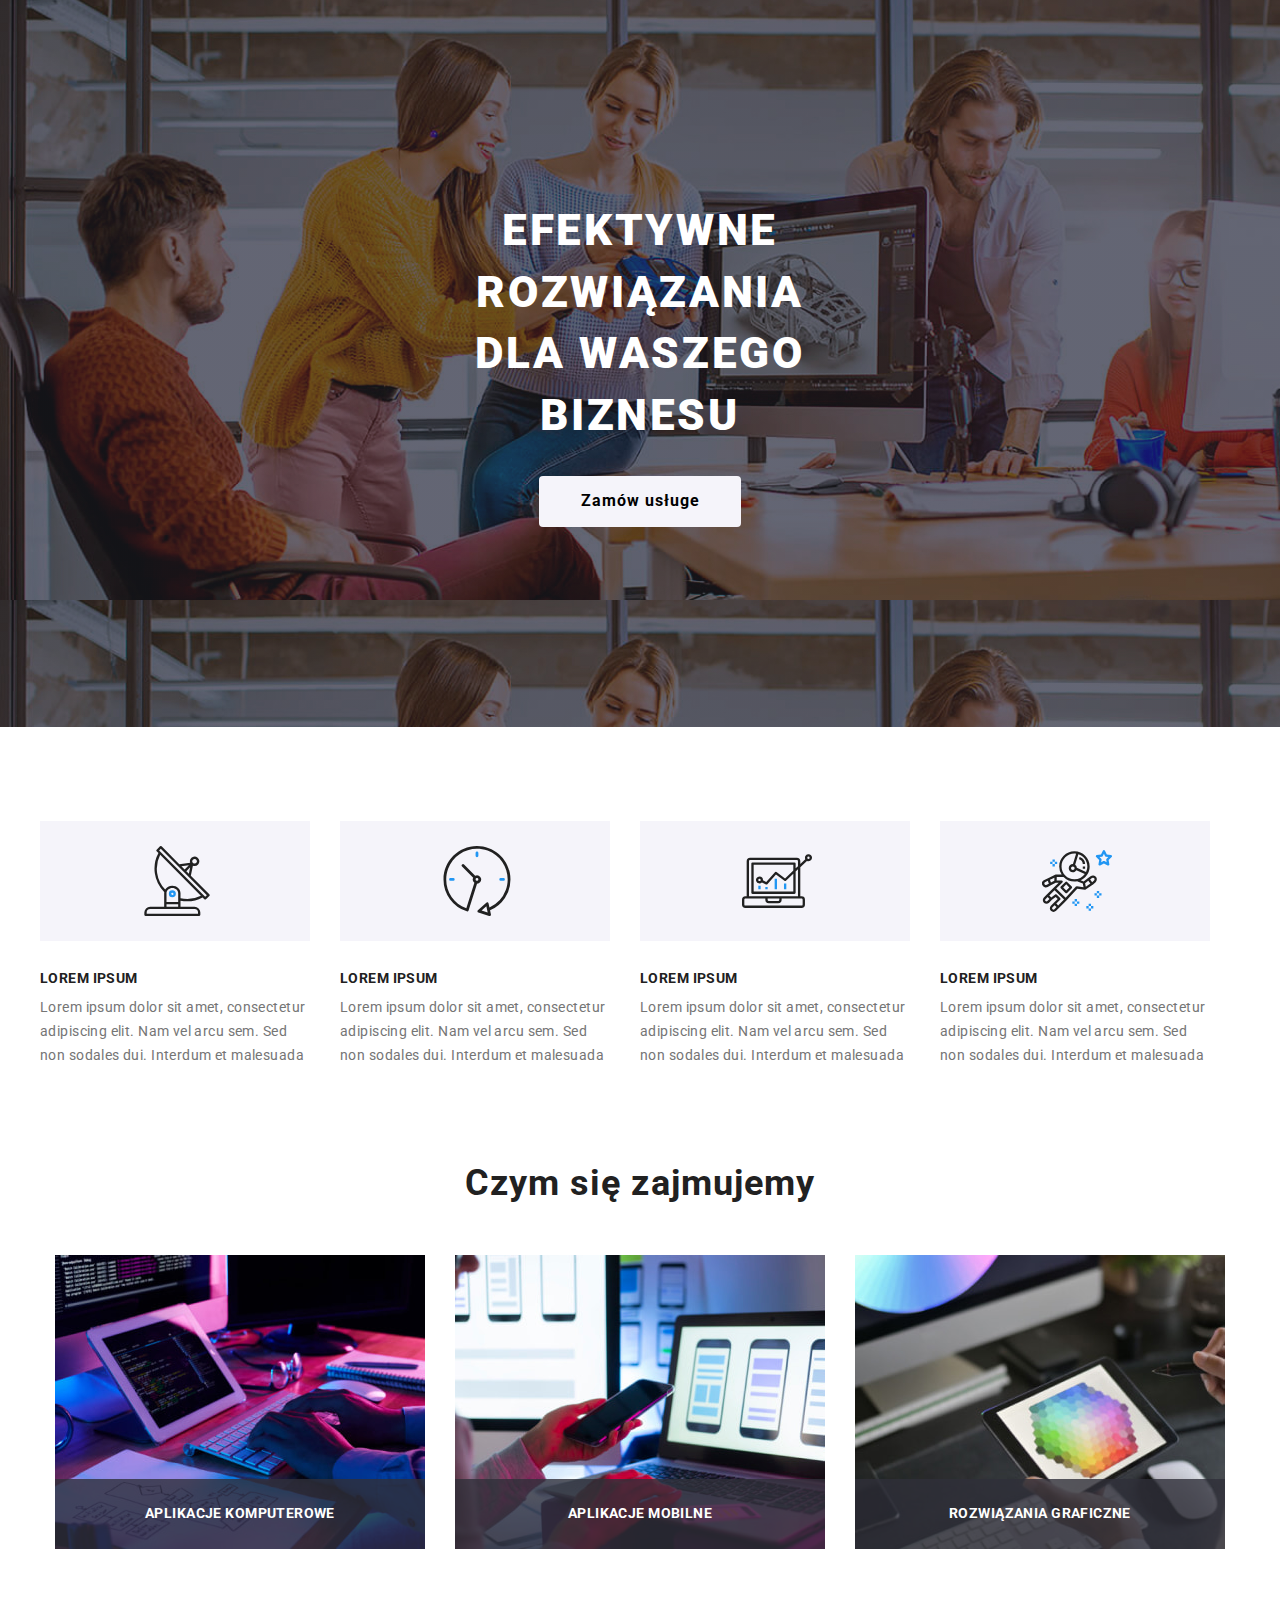
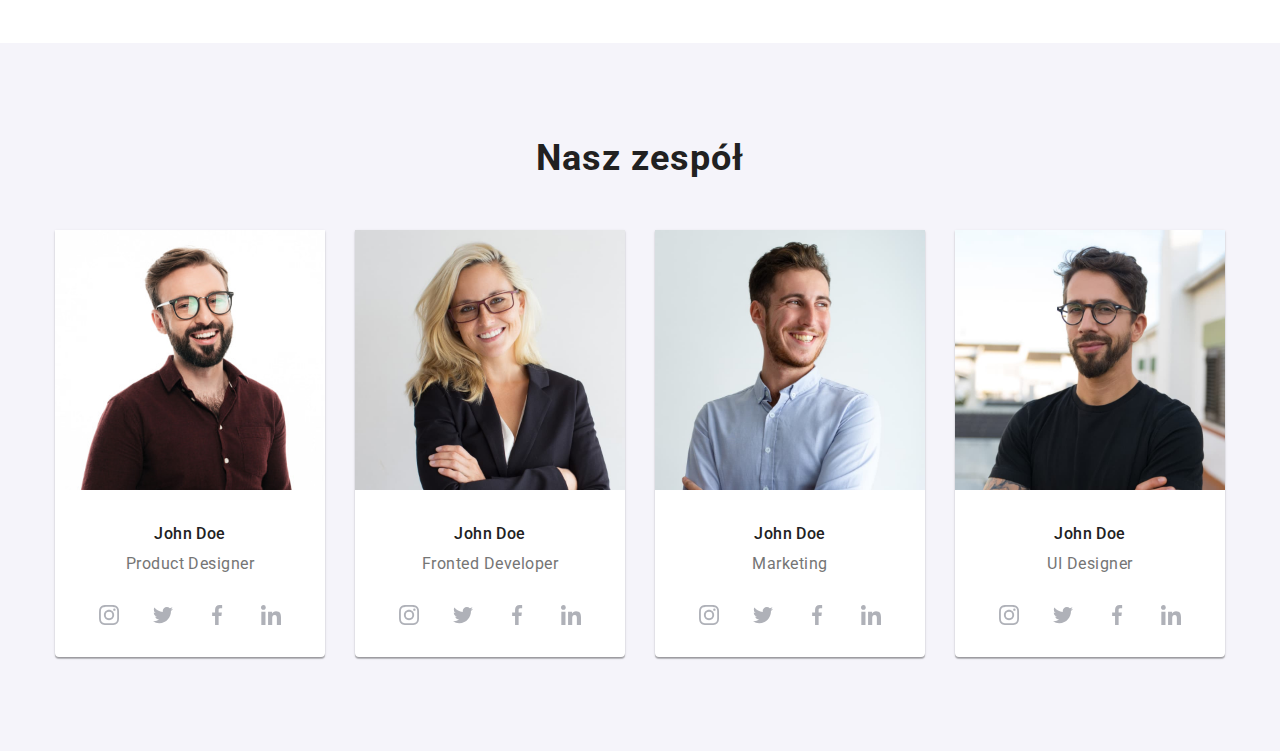
<file: index.html>
<!DOCTYPE html>
<html lang="pl">
  <head>
    <meta charset="UTF-8" />
    <meta http-equiv="X-UA-Compatible" content="IE=edge" />
    <meta name="viewport" content="width=device-width, initial-scale=1.0" />
    <title>EFEKTYWNE ROZWIĄZANIA DLA WASZEGO BIZNESU</title>
    <link rel="preconnect" href="https://fonts.googleapis.com" />
    <link rel="preconnect" href="https://fonts.gstatic.com" crossorigin />
    <link
      href="https://fonts.googleapis.com/css2?family=Raleway:wght@700&family=Roboto:wght@400;500;700;900&display=swap"
      rel="stylesheet"
    />
    <link rel="stylesheet" href="./css/modern-normalize.min.css" />

    <link rel="stylesheet" href="./css/main.min.css" />
  </head>
  <body>
    <!--
    <header>
      <div class="container header">
        <nav class="logo">
          <a href="./index.html" class="link">
            <span class="logo__web">Web</span
            ><span class="logo__studio">Studio</span></a
          >
        </nav>
        <ul class="nav">
          <li class="nav__item nav__item--active">
            <a class="link nav__link" href="./index.html">Agencja</a>
          </li>
          <li>
            <a class="link nav__link" href="./portfolio.html">Portfolio</a>
          </li>
          <li><a class="link nav__link" href="#">Kontakt</a></li>
        </ul>
        <ul class="header__contact">
          <li>
            <a href="mailto:info@devstudio.com" class="link header__link">
              <svg width="16" height="12">
                <use href="./images/icons.svg#icon-envelope"></use>
              </svg>
              info@devstudio.com
            </a>
          </li>
          <li>
            <a href="tel:48111111111" class="link header__link">
              <svg width="10" height="16">
                <use href="./images/icons.svg#icon-smartphone"></use>
              </svg>
              +48 111 111 111
            </a>
          </li>
        </ul>
      </div>
    </header>
    -->
    <!--Menu-->
    <section class="main-section">
      <div class="main-section__box container">
        <h1 class="main-section__header">
          Efektywne rozwiązania dla waszego biznesu
        </h1>
        <button
          data-modal-open
          type="button"
          class="button main-section__button"
        >
          Zamów usługe
        </button>
      </div>
      <div class="backdrop is-hidden" data-modal>
        <div class="modal">
          <button type="button" class="modal__button" data-modal-close>
            <svg width="18" height="18" class="modal__icon">
              <use href="./images/icons.svg#icon-close"></use>
            </svg>
          </button>
          <form name="contact-data-form">
            <h3 class="modal__header">
              Zostaw swoje dane w formularzu poniżej
            </h3>
            <label for="name" class="modal__label">Imie</label>
            <label class="modal__label-box">
              <svg width="18" height="18">
                <use href="./images/icons.svg#icon-person"></use>
              </svg>
              <input type="text" name="name" class="modal__input" id="name" />
            </label>
            <label for="tel" class="modal__label">Telefon</label>
            <label class="modal__label-box">
              <svg width="18" height="18">
                <use href="./images/icons.svg#icon-phone"></use>
              </svg>
              <input type="tel" name="phone" class="modal__input" id="tel" />
            </label>
            <label for="email" class="modal__label">Email</label>
            <label class="modal__label-box">
              <svg width="18" height="18">
                <use href="./images/icons.svg#icon-email"></use>
              </svg>
              <input
                type="email"
                name="email"
                class="modal__input"
                id="email"
              />
            </label>
            <label for="comment" class="modal__label">Komentarz</label>
            <label class="modal__textarea">
              <textarea
                name="comment"
                class="textarea"
                placeholder="Wprowadź tekst"
                id="comment"
              ></textarea>
            </label>
            <div class="regulation">
              <div class="regulation__checkbox">
                <input type="checkbox" id="regulation" />
                <svg width="16" height="15" class="regulation__check">
                  <use href="./images/icons.svg#icon-vector"></use>
                </svg>
              </div>
              <label for="regulation" class="regulation__text"
                >Oświadczam iż akceptuję
                <a href="#" class="regulation__link">Regulamin</a> i
                <a href="#" class="regulation__link"
                  >Politykę Prywatności.</a
                ></label
              >
            </div>
            <div class="submit-box">
              <button type="submit" class="button submit-box__button">
                Wyślij
              </button>
            </div>
          </form>
        </div>
      </div>
    </section>
    <!--Nasze atuty-->
    <section class="section section--padding">
      <div class="container list-box">
        <div class="card">
          <a class="card__background">
            <svg width="70" height="70" class="card__icon">
              <use href="./images/icons.svg#icon-antenna"></use>
            </svg>
          </a>
          <h3 class="card__title">Lorem ipsum</h3>
          <p class="card__description">
            Lorem ipsum dolor sit amet, consectetur adipiscing elit. Nam vel
            arcu sem. Sed non sodales dui. Interdum et malesuada
          </p>
        </div>
        <div class="card">
          <a class="card__background">
            <svg width="70" height="70" class="card__icon">
              <use href="./images/icons.svg#icon-clock"></use>
            </svg>
          </a>
          <h3 class="card__title">Lorem ipsum</h3>
          <p class="card__description">
            Lorem ipsum dolor sit amet, consectetur adipiscing elit. Nam vel
            arcu sem. Sed non sodales dui. Interdum et malesuada
          </p>
        </div>
        <div class="card">
          <a class="card__background">
            <svg width="70" height="70" class="card__icon">
              <use href="./images/icons.svg#icon-diagram"></use>
            </svg>
          </a>
          <h3 class="card__title">Lorem ipsum</h3>
          <p class="card__description">
            Lorem ipsum dolor sit amet, consectetur adipiscing elit. Nam vel
            arcu sem. Sed non sodales dui. Interdum et malesuada
          </p>
        </div>
        <div class="card">
          <a class="card__background">
            <svg width="70" height="70" class="card__icon">
              <use href="./images/icons.svg#icon-astronaut"></use>
            </svg>
          </a>
          <h3 class="card__title">Lorem ipsum</h3>
          <p class="card__description">
            Lorem ipsum dolor sit amet, consectetur adipiscing elit. Nam vel
            arcu sem. Sed non sodales dui. Interdum et malesuada
          </p>
        </div>
      </div>
    </section>
    <!--Czym się zajmujemy-->
     <section class="section section--activity">
      <div class="container">
        <h2 class="section__header">Czym się zajmujemy</h2>
        <ul class="list-box">
          <li class="list-box__image">
            <img
              src="./images/aboutus/img1.jpg"
              alt="ręce człowieka piszące kod na komputerze"
              width="370"
              height="294"
            />
            <p class="list-box__description">Aplikacje komputerowe</p>
          </li>
          <li class="list-box__image">
            <img
              src="./images/aboutus/img2.jpg"
              alt="ręce człowieka trzymające telefon"
              width="370"
              height="294"
            />
            <p class="list-box__description">Aplikacje mobilne</p>
          </li>
          <li class="list-box__image">
            <img
              src="./images/aboutus/img3.jpg"
              alt="ręce człowieka trzymające tablet z paletą kolorów"
              width="370"
              height="294"
            />
            <p class="list-box__description">Rozwiązania graficzne</p>
          </li>
        </ul>
      </div>
    </section>
    <!--Nasz zespoł-->
    <section class="section section--team">
      <div class="container">
        <h2 class="section__header">Nasz zespół</h2>
        <ul class="list-box">
          <li class="list-box__business-card">
            <picture>
              <source media="(max-width:767px)" srcset="./images/team/JohnDoe1.jpg">
              <source media="(max-width:1200px)" srcset="./images/team/JohnDoe1.jpg">
              <img src="./images/team/JohnDoe1.jpg" alt="zdjęcie Product Designer" width="270px" height="260px">
            </picture>
            <div class="employees">
              <p class="employees__name">John Doe</p>
              <p class="employees__job">Product Designer</p>
            </div>
            <div class="icon-box">
              <a class="icon-box__social">
                <svg width="20" height="20">
                  <use href="./images/icons.svg#icon-instagram"></use>
                </svg>
              </a>
              <a class="icon-box__social">
                <svg width="20" height="20">
                  <use href="./images/icons.svg#icon-twitter"></use>
                </svg>
              </a>
              <a class="icon-box__social">
                <svg width="20" height="20">
                  <use href="./images/icons.svg#icon-facebook"></use>
                </svg>
              </a>
              <a class="icon-box__social">
                <svg width="20" height="20">
                  <use href="./images/icons.svg#icon-linkedin"></use>
                </svg>
              </a>
            </div>
          </li>
          <li class="list-box__business-card">
            <picture>
              <source media="(max-width:767px)" srcset="./images/team/JohnDoe2.jpg">
              <source media="(max-width:1200px)" srcset="./images/team/JohnDoe2.jpg">
              <img src="./images/team/JohnDoe2.jpg" alt="zdjęcie Frontend Developer" width="270px" height="260px">
            </picture>
            <div class="employees">
              <p class="employees__name">John Doe</p>
              <p class="employees__job">Fronted Developer</p>
            </div>
            <div class="icon-box">
              <a class="icon-box__social">
                <svg width="20" height="20">
                  <use href="./images/icons.svg#icon-instagram"></use>
                </svg>
              </a>
              <a class="icon-box__social">
                <svg width="20" height="20">
                  <use href="./images/icons.svg#icon-twitter"></use>
                </svg>
              </a>
              <a class="icon-box__social">
                <svg width="20" height="20">
                  <use href="./images/icons.svg#icon-facebook"></use>
                </svg>
              </a>
              <a class="icon-box__social">
                <svg width="20" height="20">
                  <use href="./images/icons.svg#icon-linkedin"></use>
                </svg>
              </a>
            </div>
          </li>
          <li class="list-box__business-card">
            <picture>
              <source media="(max-width:767px)" srcset="./images/team/JohnDoe3.jpg">
              <source media="(max-width:1200px)" srcset="./images/team/JohnDoe3.jpg">
              <img src="./images/team/JohnDoe3.jpg" alt="zdjęcie Marketingowca" width="270px" height="260px">
            </picture>
            <div class="employees">
              <p class="employees__name">John Doe</p>
              <p class="employees__job">Marketing</p>
            </div>
            <div class="icon-box">
              <a class="icon-box__social">
                <svg width="20" height="20">
                  <use href="./images/icons.svg#icon-instagram"></use>
                </svg>
              </a>
              <a class="icon-box__social">
                <svg width="20" height="20">
                  <use href="./images/icons.svg#icon-twitter"></use>
                </svg>
              </a>
              <a class="icon-box__social">
                <svg width="20" height="20">
                  <use href="./images/icons.svg#icon-facebook"></use>
                </svg>
              </a>
              <a class="icon-box__social">
                <svg width="20" height="20">
                  <use href="./images/icons.svg#icon-linkedin"></use>
                </svg>
              </a>
            </div>
          </li>
          <li class="list-box__business-card">
            <picture>
              <source media="(max-width:767px)" srcset="./images/team/JohnDoe4.jpg">
              <source media="(max-width:1200px)" srcset="./images/team/JohnDoe4.jpg">
              <img src="./images/team/JohnDoe4.jpg" alt="zdjęcie UI Designera" width="270px" height="260px">
            </picture>
            <div class="employees">
              <p class="employees__name">John Doe</p>
              <p class="employees__job">UI Designer</p>
            </div>
            <div class="icon-box">
              <a class="icon-box__social">
                <svg width="20" height="20">
                  <use href="./images/icons.svg#icon-instagram"></use>
                </svg>
              </a>
              <a class="icon-box__social">
                <svg width="20" height="20">
                  <use href="./images/icons.svg#icon-twitter"></use>
                </svg>
              </a>
              <a class="icon-box__social">
                <svg width="20" height="20">
                  <use href="./images/icons.svg#icon-facebook"></use>
                </svg>
              </a>
              <a class="icon-box__social">
                <svg width="20" height="20">
                  <use href="./images/icons.svg#icon-linkedin"></use>
                </svg>
              </a>
            </div>
          </li>
        </ul>
      </div>
    </section>

    <!--Nasi Klienci-->
    <!--<section class="section">
      <div class="container">
        <h2 class="section__header">Nasi klienci</h2>
        <ul class="list-box">
          <li>
            <svg
              href="#"
              width="170"
              height="92"
              class="list-box__icon"
              tabinex="0"
            >
              <use
                href="./images/icons.svg#icon-Logo"
                x="32"
                y="16"
                width="106"
                height="60"
              ></use>
            </svg>
          </li>
          <li>
            <svg
              href="#"
              width="170"
              height="92"
              class="list-box__icon"
              tabinex="0"
            >
              <use
                href="./images/icons.svg#icon-Logo-1"
                x="32"
                y="16"
                width="106"
                height="60"
              ></use>
            </svg>
          </li>
          <li>
            <svg
              href="#"
              width="170"
              height="92"
              class="list-box__icon"
              tabinex="0"
            >
              <use
                href="./images/icons.svg#icon-Logo-2"
                x="32"
                y="16"
                width="106"
                height="60"
              ></use>
            </svg>
          </li>
          <li>
            <svg
              href="#"
              width="170"
              height="92"
              class="list-box__icon"
              tabinex="0"
            >
              <use
                href="./images/icons.svg#icon-Logo-3"
                x="32"
                y="16"
                width="106"
                height="60"
              ></use>
            </svg>
          </li>
          <li>
            <svg
              href="#"
              width="170"
              height="92"
              class="list-box__icon"
              tabinex="0"
            >
              <use
                href="./images/icons.svg#icon-Logo-4"
                x="32"
                y="16"
                width="106"
                height="60"
              ></use>
            </svg>
          </li>
          <li>
            <svg
              href="#"
              width="170"
              height="92"
              class="list-box__icon"
              tabinex="0"
            >
              <use
                href="./images/icons.svg#icon-Logo-5"
                x="32"
                y="16"
                width="106"
                height="60"
              ></use>
            </svg>
          </li>
        </ul>
      </div>
    </section>

    <footer class="footer">
      <div class="container footer__box">
        <div class="footer__contact">
          <div class="logo logo--padding">
            <a href="./index.html" class="link"
              ><span class="logo__web">Web</span
              ><span class="logo__studio logo__studio--color">Studio</span></a
            >
          </div>
          <address>
            <ul class="footer__address">
              <li>
                <a
                  class="link footer__link"
                  href="https://goo.gl/maps/kKp96PenNTTpiVe27"
                  >m. Warszawa, Aleje Jerozolimskie 21</a
                >
              </li>
              <li>
                <a
                  class="link footer__link footer__link--color"
                  href="mailto:info@example.com"
                  >info@example.com</a
                >
              </li>
              <li>
                <a
                  class="link footer__link footer__link--color"
                  href="tel:48111111111"
                  >+48 111 111 111</a
                >
              </li>
            </ul>
          </address>
        </div>
        <div class="footer__social">
          <h3 class="footer__header">Dołącz do nas</h3>
          <div class="icon">
            <a class="icon__footer">
              <svg width="20" height="20">
                <use href="./images/icons.svg#icon-instagram"></use>
              </svg>
            </a>
            <a class="icon__footer">
              <svg width="20" height="20">
                <use href="./images/icons.svg#icon-twitter"></use>
              </svg>
            </a>
            <a class="icon__footer">
              <svg width="20" height="20">
                <use href="./images/icons.svg#icon-facebook"></use>
              </svg>
            </a>
            <a class="icon__footer">
              <svg width="20" height="20">
                <use href="./images/icons.svg#icon-linkedin"></use>
              </svg>
            </a>
          </div>
        </div>
        <div class="footer__button-box">
          <form>
            <label class="footer__header">Zapisz się do newslettera</label>
            <label class="footer__label"
              ><input
                type="email"
                name="email-newsletter"
                placeholder="E-mail"
                class="footer__input"
            /></label>
          </form>
          <button type="submit" class="button footer__button">
            Zapisz się
            <svg width="24" height="24" class="button__icon">
              <use href="./images/icons.svg#icon-send"></use>
            </svg>
          </button>
        </div>
      </div>
    </footer>
    <script src="./modal.js"></script>
  </body>
</html>
</file>
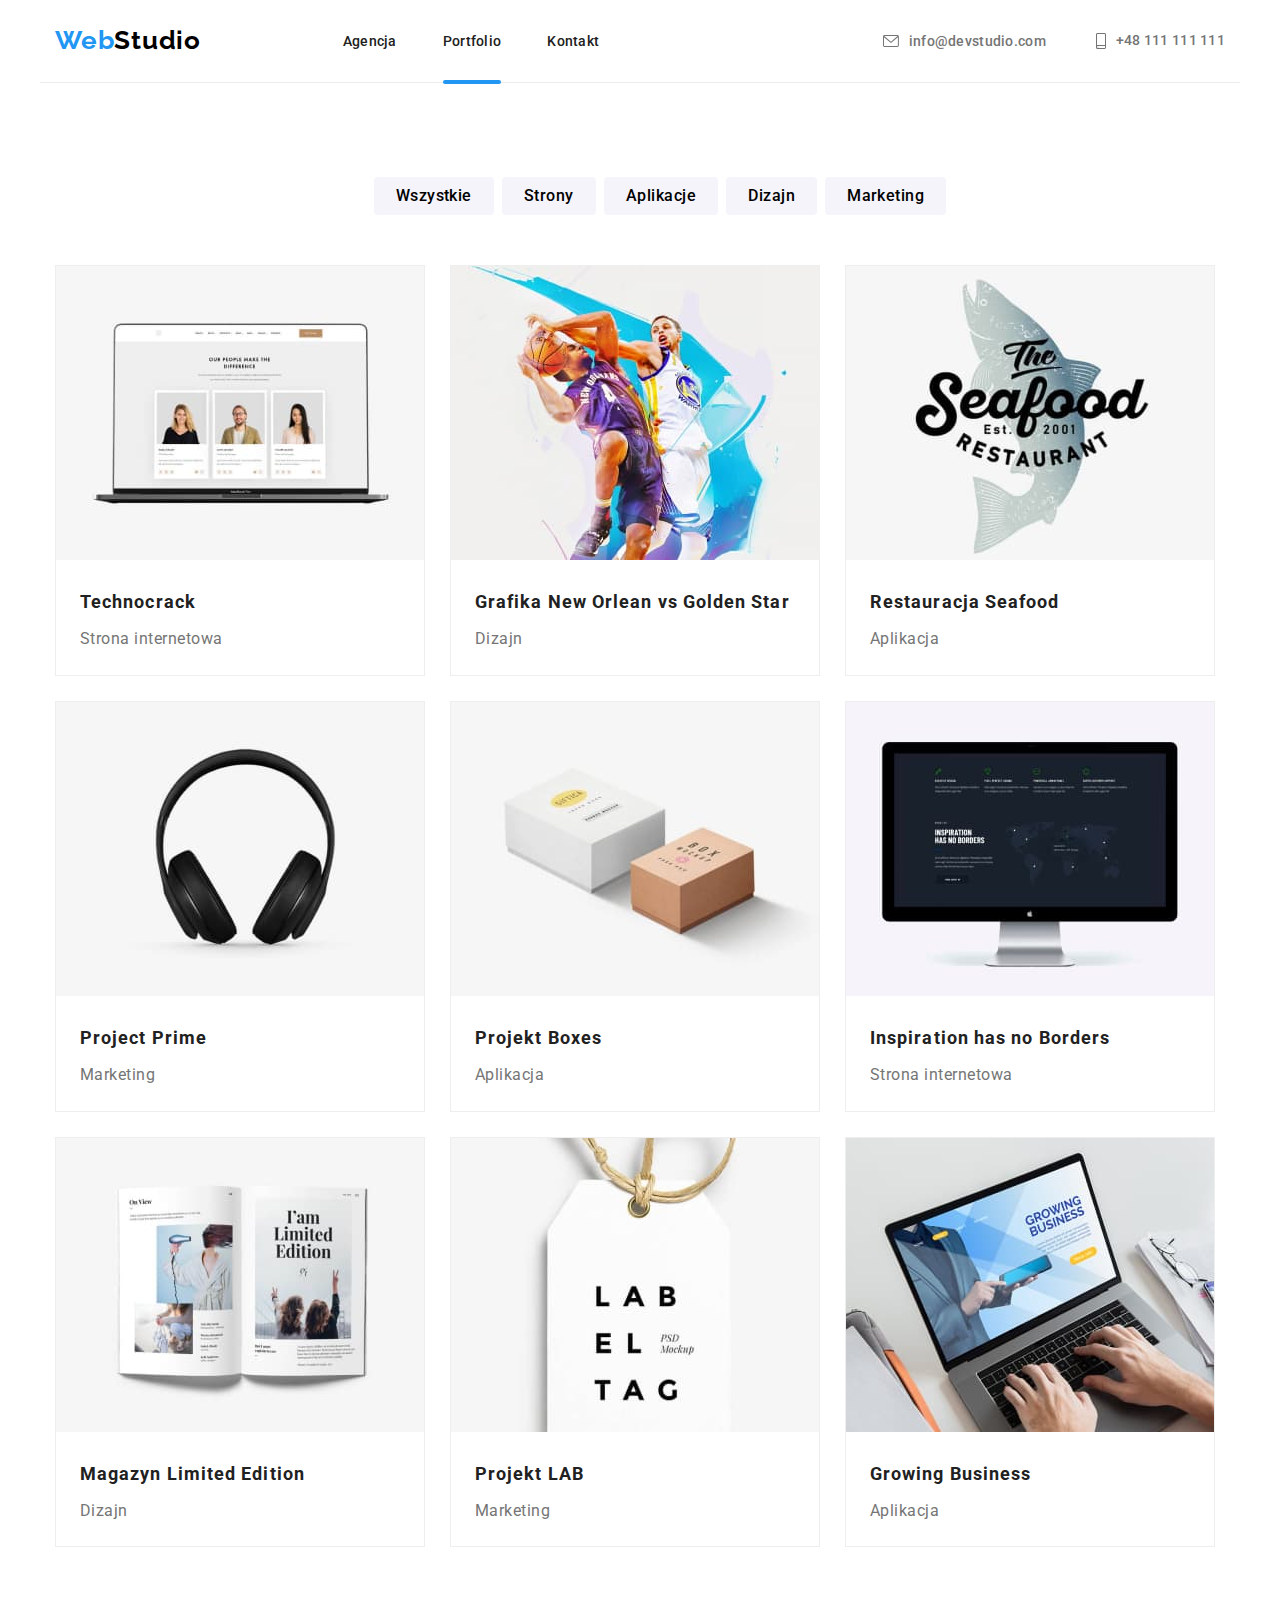
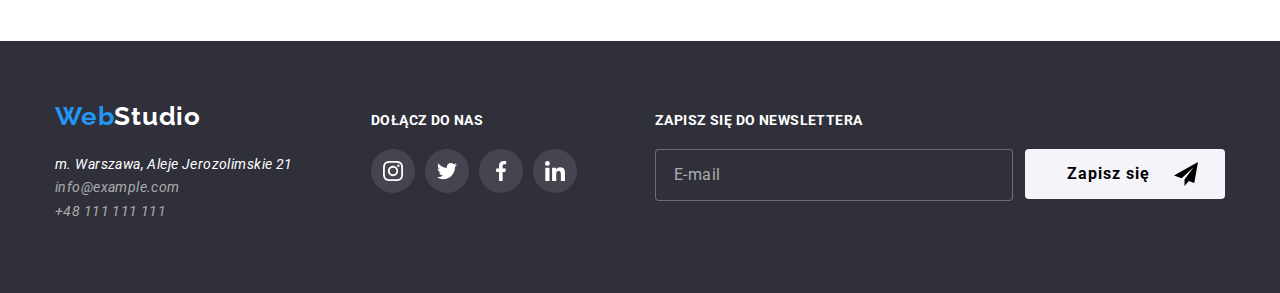
<file: portfolio.html>
<!DOCTYPE html>
<html lang="pl">
  <head>
    <meta charset="UTF-8" />
    <meta http-equiv="X-UA-Compatible" content="IE=edge" />
    <meta name="viewport" content="width=device-width, initial-scale=1.0" />
    <title>PORTFOLIO</title>
    <link rel="preconnect" href="https://fonts.googleapis.com" />
    <link rel="preconnect" href="https://fonts.gstatic.com" crossorigin />
    <link
      href="https://fonts.googleapis.com/css2?family=Raleway:wght@700&family=Roboto:wght@400;500;700;900&display=swap"
      rel="stylesheet"
    />
    <link rel="stylesheet" href="./css/modern-normalize.min.css" />

    <link rel="stylesheet" href="./css/main.min.css" />
  </head>
  <body>
    <header>
      <div class="container header">
        <nav class="logo">
          <a href="./index.html" class="link">
            <span class="logo__web">Web</span
            ><span class="logo__studio">Studio</span></a
          >
        </nav>
        <ul class="nav">
          <li>
            <a class="link nav__link" href="./index.html">Agencja</a>
          </li>
          <li class="nav__item nav__item--active nav__item--width">
            <a class="link nav__link" href="./portfolio.html">Portfolio</a>
          </li>
          <li><a class="link nav__link" href="#">Kontakt</a></li>
        </ul>
        <ul class="header__contact">
          <li>
            <a href="mailto:info@devstudio.com" class="link header__link">
              <svg width="16" height="12">
                <use href="./images/icons.svg#icon-envelope"></use>
              </svg>
              info@devstudio.com
            </a>
          </li>
          <li>
            <a href="tel:48111111111" class="link header__link">
              <svg width="10" height="16">
                <use href="./images/icons.svg#icon-smartphone"></use>
              </svg>
              +48 111 111 111
            </a>
          </li>
        </ul>
      </div>
    </header>
    <!--Menu-->
    <div clas="container">
      <ul class="menu">
        <li>
          <button class="button menu__button" type="button">Wszystkie</button>
        </li>
        <li>
          <button class="button menu__button" type="button">Strony</button>
        </li>
        <li>
          <button class="button menu__button" type="button">Aplikacje</button>
        </li>
        <li>
          <button class="button menu__button" type="button">Dizajn</button>
        </li>
        <li>
          <button class="button menu__button" type="button">Marketing</button>
        </li>
      </ul>
    </div>
    <!--Projekty-->
    <section>
      <div class="container">
        <ul class="gallery">
          <li class="gallery__card">
            <div class="gallery__image">
              <img
                src="./images/portfolio/Technocrack.jpg"
                alt="Strona internetowa pokazana w ekranie laptopa"
                width="370"
                height="294"
              />
              <p class="gallery__description">
                Technocrack jest popularną platformą wykorzystywaną do
                rozpowszechniania koronawirusa. Firmy wykorzystują tę platformę
                do celów szpiegowskich i ataków na niezabezpieczone serwery
                konkurencji.
              </p>
            </div>
            <p class="gallery__title">Technocrack</p>
            <p class="gallery__type">Strona internetowa</p>
          </li>
          <li class="gallery__card">
            <div class="gallery__image">
              <img
                src="./images/portfolio/grafikaneworlean.jpg"
                alt="Dwóch mężczyzn grających w koszykówkę"
                width="370"
                height="294"
              />
              <p class="gallery__description">
                Technocrack jest popularną platformą wykorzystywaną do
                rozpowszechniania koronawirusa. Firmy wykorzystują tę platformę
                do celów szpiegowskich i ataków na niezabezpieczone serwery
                konkurencji.
              </p>
            </div>
            <p class="gallery__title">Grafika New Orlean vs Golden Star</p>
            <p class="gallery__type">Dizajn</p>
          </li>
          <li class="gallery__card">
            <div class="gallery__image">
              <img
                src="./images/portfolio/seafood.jpg"
                alt="Logo aplikacji dla restauracji Seafood"
                width="370"
                height="294"
              />
              <p class="gallery__description">
                Technocrack jest popularną platformą wykorzystywaną do
                rozpowszechniania koronawirusa. Firmy wykorzystują tę platformę
                do celów szpiegowskich i ataków na niezabezpieczone serwery
                konkurencji.
              </p>
            </div>
            <p class="gallery__title">Restauracja Seafood</p>
            <p class="gallery__type">Aplikacja</p>
          </li>
          <li class="gallery__card">
            <div class="gallery__image">
              <img
                src="./images/portfolio/prime.jpg"
                alt="Czarne słuchawki nauszne"
                width="370"
                height="294"
              />
              <p class="gallery__description">
                Technocrack jest popularną platformą wykorzystywaną do
                rozpowszechniania koronawirusa. Firmy wykorzystują tę platformę
                do celów szpiegowskich i ataków na niezabezpieczone serwery
                konkurencji.
              </p>
            </div>
            <p class="gallery__title">Project Prime</p>
            <p class="gallery__type">Marketing</p>
          </li>
          <li class="gallery__card">
            <div class="gallery__image">
              <img
                src="./images/portfolio/box.jpg"
                alt="Dwa pudełka ułożone prostopadle do siebie"
                width="370"
                height="294"
              />
              <p class="gallery__description">
                Technocrack jest popularną platformą wykorzystywaną do
                rozpowszechniania koronawirusa. Firmy wykorzystują tę platformę
                do celów szpiegowskich i ataków na niezabezpieczone serwery
                konkurencji.
              </p>
            </div>
            <p class="gallery__title">Projekt Boxes</p>
            <p class="gallery__type">Aplikacja</p>
          </li>
          <li class="gallery__card">
            <div class="gallery__image">
              <img
                src="./images/portfolio/inspirationhasnoborders.jpg"
                alt="Strona internetowa pokazana w ekranie komputera"
                width="370"
                height="294"
              />
              <p class="gallery__description">
                Technocrack jest popularną platformą wykorzystywaną do
                rozpowszechniania koronawirusa. Firmy wykorzystują tę platformę
                do celów szpiegowskich i ataków na niezabezpieczone serwery
                konkurencji.
              </p>
            </div>
            <p class="gallery__title">Inspiration has no Borders</p>
            <p class="gallery__type">Strona internetowa</p>
          </li>
          <li class="gallery__card">
            <div class="gallery__image">
              <img
                src="./images/portfolio/magazinelimitededition.jpg"
                alt="Magazn w wersji papierowej ze zdjęciami damskich włosów"
                width="370"
                height="294"
              />
              <p class="gallery__description">
                Technocrack jest popularną platformą wykorzystywaną do
                rozpowszechniania koronawirusa. Firmy wykorzystują tę platformę
                do celów szpiegowskich i ataków na niezabezpieczone serwery
                konkurencji.
              </p>
            </div>
            <p class="gallery__title">Magazyn Limited Edition</p>
            <p class="gallery__type">Dizajn</p>
          </li>
          <li class="gallery__card">
            <div class="gallery__image">
              <img
                src="./images/portfolio/projectlab.jpg"
                alt="Biała metka z napisem Lab el tag"
                width="370"
                height="294"
              />
              <p class="gallery__description">
                Technocrack jest popularną platformą wykorzystywaną do
                rozpowszechniania koronawirusa. Firmy wykorzystują tę platformę
                do celów szpiegowskich i ataków na niezabezpieczone serwery
                konkurencji.
              </p>
            </div>
            <p class="gallery__title">Projekt LAB</p>
            <p class="gallery__type">Marketing</p>
          </li>
          <li class="gallery__card">
            <div class="gallery__image">
              <img
                src="./images/portfolio/growingbusiness.jpg"
                alt="Strona główna aplikacji dla firmy Growing Business"
                width="370"
                height="294"
              />
              <p class="gallery__description">
                Technocrack jest popularną platformą wykorzystywaną do
                rozpowszechniania koronawirusa. Firmy wykorzystują tę platformę
                do celów szpiegowskich i ataków na niezabezpieczone serwery
                konkurencji.
              </p>
            </div>
            <p class="gallery__title">Growing Business</p>
            <p class="gallery__type">Aplikacja</p>
          </li>
        </ul>
      </div>
    </section>
    <footer class="footer">
      <div class="container footer__box">
        <div class="footer__contact">
          <div class="logo logo--padding">
            <a href="./index.html" class="link"
              ><span class="logo__web">Web</span
              ><span class="logo__studio logo__studio--color">Studio</span></a
            >
          </div>
          <address>
            <ul class="footer__address">
              <li>
                <a
                  class="link footer__link"
                  href="https://goo.gl/maps/kKp96PenNTTpiVe27"
                  >m. Warszawa, Aleje Jerozolimskie 21</a
                >
              </li>
              <li>
                <a
                  class="link footer__link footer__link--color"
                  href="mailto:info@example.com"
                  >info@example.com</a
                >
              </li>
              <li>
                <a
                  class="link footer__link footer__link--color"
                  href="tel:48111111111"
                  >+48 111 111 111</a
                >
              </li>
            </ul>
          </address>
        </div>
        <div class="footer__social">
          <h3 class="footer__header">Dołącz do nas</h3>
          <div class="icon">
            <a class="icon__footer">
              <svg width="20" height="20">
                <use href="./images/icons.svg#icon-instagram"></use>
              </svg>
            </a>
            <a class="icon__footer">
              <svg width="20" height="20">
                <use href="./images/icons.svg#icon-twitter"></use>
              </svg>
            </a>
            <a class="icon__footer">
              <svg width="20" height="20">
                <use href="./images/icons.svg#icon-facebook"></use>
              </svg>
            </a>
            <a class="icon__footer">
              <svg width="20" height="20">
                <use href="./images/icons.svg#icon-linkedin"></use>
              </svg>
            </a>
          </div>
        </div>
        <div class="footer__button-box">
          <form>
            <label class="footer__header">Zapisz się do newslettera</label>
            <label class="footer__label"
              ><input
                type="email"
                name="email-newsletter"
                placeholder="E-mail"
                class="footer__input"
            /></label>
          </form>
          <button type="submit" class="button footer__button">
            Zapisz się
            <svg width="24" height="24" class="button__icon">
              <use href="./images/icons.svg#icon-send"></use>
            </svg>
          </button>
        </div>
      </div>
    </footer>
  </body>
</html>
</file>
<file: css/main.min.css>
.employees {
  line-height: 1.2;
  letter-spacing: 0.03em;
  text-align: center;
  white-space: nowrap;
  font-size: 16px;
}
.employees__name {
  font-weight: 500;
  padding: 30px 99px 10px 99px;
}
.employees__job {
  color: #757575;
  font-weight: 400;
}

.container {
  max-width: 1200px;
  margin: 0 auto;
  padding: 0px 15px;
}
@media screen and (max-width: 767px) {
  .container {
    -webkit-box-pack: justify;
        -ms-flex-pack: justify;
            justify-content: space-between;
    max-width: 480px;
    width: 100%;
    margin: 0;
  }
}
@media screen and (min-width: 768px) and (max-width: 1200px) {
  .container {
    max-width: 768px;
  }
}

.header {
  border-bottom: 1px solid #ececec;
  padding-top: 0px;
  display: -webkit-box;
  display: -ms-flexbox;
  display: flex;
  -webkit-box-pack: justify;
      -ms-flex-pack: justify;
          justify-content: space-between;
}
.header__contact {
  display: -webkit-box;
  display: -ms-flexbox;
  display: flex;
  list-style-type: none;
  -webkit-box-align: center;
      -ms-flex-align: center;
          align-items: center;
  -webkit-column-gap: 50px;
     -moz-column-gap: 50px;
          column-gap: 50px;
  padding-left: 0;
  padding-top: 32px;
  padding-bottom: 32px;
}
.header__link {
  color: #757575;
  fill: #757575;
  display: -webkit-box;
  display: -ms-flexbox;
  display: flex;
  -webkit-column-gap: 10px;
     -moz-column-gap: 10px;
          column-gap: 10px;
  -webkit-box-align: center;
      -ms-flex-align: center;
          align-items: center;
}

.logo {
  display: -webkit-box;
  display: -ms-flexbox;
  display: flex;
  -webkit-box-align: center;
      -ms-flex-align: center;
          align-items: center;
  padding-top: 24px;
  padding-bottom: 25px;
  -webkit-box-flex: 1;
      -ms-flex-positive: 1;
          flex-grow: 1;
}
.logo__web {
  color: #2196f3;
  font-family: "Raleway";
  font-weight: 700;
  font-size: 26px;
  line-height: 1.2;
  letter-spacing: 0.03em;
}
.logo__studio {
  color: #000000;
  font-family: "Raleway";
  font-weight: 700;
  font-size: 26px;
  line-height: 1.2;
  letter-spacing: 0.03em;
}
.logo__studio--color {
  color: #ffffff;
}
.logo--padding {
  padding: 0;
}

.nav {
  display: -webkit-box;
  display: -ms-flexbox;
  display: flex;
  list-style-type: none;
  -webkit-box-align: center;
      -ms-flex-align: center;
          align-items: center;
  -webkit-column-gap: 46px;
     -moz-column-gap: 46px;
          column-gap: 46px;
  padding-left: 0;
  padding-top: 32px;
  padding-bottom: 32px;
  -webkit-box-flex: 2;
      -ms-flex-positive: 2;
          flex-grow: 2;
}
.nav__link {
  color: #212121;
}
.nav__item {
  position: relative;
}
.nav__item--active::after {
  content: "";
  position: absolute;
  top: 48px;
  left: 0;
  width: 53px;
  height: 4px;
  border-radius: 2px;
  background-color: #2196f3;
}
.nav__item--width::after {
  width: 58px;
}

.link {
  text-decoration: none;
  font-weight: 500;
  font-size: 14px;
  line-height: 1.1;
  letter-spacing: 0.02em;
  -webkit-transition-property: fill, color;
  transition-property: fill, color;
  -webkit-transition-duration: 250ms;
          transition-duration: 250ms;
  -webkit-transition-timing-function: cubic-bezier(0.4, 0, 0.2, 1);
          transition-timing-function: cubic-bezier(0.4, 0, 0.2, 1);
}
.link:hover, .link:focus {
  color: #2196f3;
  fill: #2196f3;
}

.button {
  background-color: #f5f4fa;
  border-radius: 4px;
  font-size: 16px;
  -webkit-box-align: center;
      -ms-flex-align: center;
          align-items: center;
  text-align: center;
  border: none;
  cursor: pointer;
  font-weight: 700;
  line-height: 1.9;
  letter-spacing: 0.06em;
  -webkit-transition-property: color, background-color, fill, -webkit-box-shadow;
  transition-property: color, background-color, fill, -webkit-box-shadow;
  transition-property: color, background-color, fill, box-shadow;
  transition-property: color, background-color, fill, box-shadow, -webkit-box-shadow;
  -webkit-transition-duration: 250ms;
          transition-duration: 250ms;
  -webkit-transition-timing-function: cubic-bezier(0.4, 0, 0.2, 1);
          transition-timing-function: cubic-bezier(0.4, 0, 0.2, 1);
}
.button:hover, .button:focus {
  color: #ffffff;
  background-color: #2196f3;
  fill: #ffffff;
  -webkit-box-shadow: 0px 4px 4px rgba(0, 0, 0, 0.15);
          box-shadow: 0px 4px 4px rgba(0, 0, 0, 0.15);
}
.button__icon {
  margin-left: 24px;
}

.backdrop {
  position: fixed;
  top: 0;
  left: 0;
  right: 0;
  bottom: 0;
  width: 100%;
  height: 100%;
  background-color: rgba(0, 0, 0, 0.2);
  z-index: 2;
}

.is-hidden {
  visibility: hidden;
  opacity: 0;
  pointer-events: none;
}

.is-hidden .modal {
  -webkit-transform: translate(0%, 0%) scale(0);
          transform: translate(0%, 0%) scale(0);
}

.modal {
  width: 528px;
  position: relative;
  top: 50%;
  left: 50%;
  right: 50%;
  background: #ffffff;
  -webkit-box-shadow: 0px 1px 3px rgba(0, 0, 0, 0.12), 0px 1px 1px rgba(0, 0, 0, 0.14), 0px 2px 1px rgba(0, 0, 0, 0.2);
          box-shadow: 0px 1px 3px rgba(0, 0, 0, 0.12), 0px 1px 1px rgba(0, 0, 0, 0.14), 0px 2px 1px rgba(0, 0, 0, 0.2);
  border-radius: 4px;
  -webkit-transform: translate(-50%, -50%) scale(1);
          transform: translate(-50%, -50%) scale(1);
  -webkit-transition-property: -webkit-transform;
  transition-property: -webkit-transform;
  transition-property: transform;
  transition-property: transform, -webkit-transform;
  -webkit-transition-duration: 0.6s;
          transition-duration: 0.6s;
  -webkit-transition-timing-function: ease-in;
          transition-timing-function: ease-in;
  padding: 40px 40px 40px 40px;
}
.modal__button {
  width: 30px;
  height: 30px;
  border-radius: 50%;
  border: 1px solid rgba(0, 0, 0, 0.1);
  background: #ffffff;
  display: -webkit-box;
  display: -ms-flexbox;
  display: flex;
  -webkit-box-align: center;
      -ms-flex-align: center;
          align-items: center;
  position: absolute;
  top: 8px;
  right: 8px;
  -webkit-transition-property: fill, border;
  transition-property: fill, border;
  -webkit-transition-duration: 250ms;
          transition-duration: 250ms;
  -webkit-transition-timing-function: cubic-bezier(0.4, 0, 0.2, 1);
          transition-timing-function: cubic-bezier(0.4, 0, 0.2, 1);
}
.modal__button:hover, .modal__button:focus {
  cursor: pointer;
  fill: #2196f3;
  border: 1px solid #2196f3;
}
.modal__icon {
  padding: 9px, 9px, 10px, 10px;
}
.modal__label {
  font-weight: 400;
  font-size: 12px;
  line-height: 1.2;
  letter-spacing: 0.01em;
  color: #757575;
  display: -webkit-box;
  display: -ms-flexbox;
  display: flex;
  margin-bottom: 4px;
  margin-top: 10px;
}
.modal__label-box {
  display: -webkit-box;
  display: -ms-flexbox;
  display: flex;
  border: 1px solid rgba(33, 33, 33, 0.2);
  border-radius: 4px;
  padding: 11px 0px 11px 12px;
  max-height: 40px;
  -webkit-transition-property: border-color, fill;
  transition-property: border-color, fill;
  -webkit-transition-duration: 250ms;
          transition-duration: 250ms;
  -webkit-transition-timing-function: cubic-bezier(0.4, 0, 0.2, 1);
          transition-timing-function: cubic-bezier(0.4, 0, 0.2, 1);
}
.modal__input {
  border: none;
  width: 100%;
}
.modal__input:focus, .modal__input:hover {
  outline: none;
}
.modal__label-box:focus-within {
  border-color: #2196f3;
  fill: #2196f3;
}
.modal__textarea:focus-within {
  border-color: #2196f3;
  fill: #2196f3;
}
.modal__textarea {
  display: -webkit-box;
  display: -ms-flexbox;
  display: flex;
  border: 1px solid rgba(33, 33, 33, 0.2);
  border-radius: 4px;
  height: 120px;
  -webkit-transition-property: border-color, fill;
  transition-property: border-color, fill;
  -webkit-transition-duration: 250ms;
          transition-duration: 250ms;
  -webkit-transition-timing-function: cubic-bezier(0.4, 0, 0.2, 1);
          transition-timing-function: cubic-bezier(0.4, 0, 0.2, 1);
}
.modal__header {
  font-weight: 700;
  font-size: 20px;
  line-height: 1.2;
  text-align: center;
  letter-spacing: 0.03em;
  margin-top: 2px;
  margin-bottom: 2px;
  display: -webkit-box;
  display: -ms-flexbox;
  display: flex;
  -webkit-box-pack: center;
      -ms-flex-pack: center;
          justify-content: center;
}

.main-section {
  background-color: #2f303a;
  background-image: -webkit-gradient(linear, left top, left bottom, from(rgba(47, 48, 58, 0.4)), to(rgba(47, 48, 58, 0.4))), url("../images/main/mainimages.jpg");
  background-image: linear-gradient(to bottom, rgba(47, 48, 58, 0.4), rgba(47, 48, 58, 0.4)), url("../images/main/mainimages.jpg");
  display: -webkit-box;
  display: -ms-flexbox;
  display: flex;
  -webkit-box-orient: vertical;
  -webkit-box-direction: normal;
      -ms-flex-direction: column;
          flex-direction: column;
  -webkit-box-align: center;
      -ms-flex-align: center;
          align-items: center;
  -webkit-box-pack: center;
      -ms-flex-pack: center;
          justify-content: center;
  gap: 30px;
  padding-top: 200px;
  padding-bottom: 200px;
}
@media screen and (max-width: 767px) {
  .main-section {
    background-image: -webkit-gradient(linear, left top, left bottom, from(rgba(47, 48, 58, 0.4)), to(rgba(47, 48, 58, 0.4))), url(../images/main/mainimagesmobile.jpg);
    background-image: linear-gradient(to bottom, rgba(47, 48, 58, 0.4), rgba(47, 48, 58, 0.4)), url(../images/main/mainimagesmobile.jpg);
    background-repeat: no-repeat;
    background-size: cover;
    background-position: center;
    margin: 0 auto;
    padding: 0;
    gap: 0;
  }
}
.main-section__button {
  padding: 10px 41px 10px 42px;
}
.main-section__header {
  color: #ffffff;
  font-weight: 900;
  font-size: 44px;
  line-height: 1.4;
  text-align: center;
  letter-spacing: 0.06em;
  text-transform: uppercase;
  max-width: 365px;
  margin-top: 0;
  margin-bottom: 30px;
}
@media screen and (max-width: 767px) {
  .main-section__header {
    max-width: 365px;
    font-size: 26px;
    line-height: 1.6;
    color: #ffffff;
    padding-bottom: 30px;
    margin: 0 auto;
  }
}
.main-section__box {
  display: -webkit-box;
  display: -ms-flexbox;
  display: flex;
  -webkit-box-orient: vertical;
  -webkit-box-direction: normal;
      -ms-flex-direction: column;
          flex-direction: column;
  -webkit-box-align: center;
      -ms-flex-align: center;
          align-items: center;
}

.textarea {
  resize: none;
  border: none;
  width: 416px;
  height: 96px;
  margin: 12px 16px 12px 16px;
  padding: 0;
}
.textarea:focus, .textarea:hover {
  outline: none;
  border: none;
}
.textarea::-webkit-input-placeholder {
  color: rgba(117, 117, 117, 0.5);
  font-weight: 400;
  font-size: 12px;
  font-family: "Roboto";
  font-style: normal;
  line-height: 1.2;
  letter-spacing: 0.01em;
}
.textarea::-moz-placeholder {
  color: rgba(117, 117, 117, 0.5);
  font-weight: 400;
  font-size: 12px;
  font-family: "Roboto";
  font-style: normal;
  line-height: 1.2;
  letter-spacing: 0.01em;
}
.textarea:-ms-input-placeholder {
  color: rgba(117, 117, 117, 0.5);
  font-weight: 400;
  font-size: 12px;
  font-family: "Roboto";
  font-style: normal;
  line-height: 1.2;
  letter-spacing: 0.01em;
}
.textarea::-ms-input-placeholder {
  color: rgba(117, 117, 117, 0.5);
  font-weight: 400;
  font-size: 12px;
  font-family: "Roboto";
  font-style: normal;
  line-height: 1.2;
  letter-spacing: 0.01em;
}
.textarea::placeholder {
  color: rgba(117, 117, 117, 0.5);
  font-weight: 400;
  font-size: 12px;
  font-family: "Roboto";
  font-style: normal;
  line-height: 1.2;
  letter-spacing: 0.01em;
}

.regulation {
  display: -webkit-box;
  display: -ms-flexbox;
  display: flex;
}
.regulation__checkbox {
  position: relative;
  border: 1px solid black;
  border-radius: 2px;
  width: 16px;
  height: 15px;
  margin-right: 7px;
  margin-top: 25px;
  margin-left: 14px;
}
.regulation__check {
  position: absolute;
  pointer-events: none;
  top: -1px;
  bottom: -1px;
  right: -1px;
  left: -1px;
  display: none;
  width: 16px;
  height: 16px;
  background-color: #2196f3;
  border-radius: 2px;
  fill: #ffffff;
}
.regulation__checkbox input[type=checkbox] {
  opacity: 0;
  cursor: pointer;
}
.regulation__checkbox input[type=checkbox]:checked + .regulation__check {
  display: -webkit-box;
  display: -ms-flexbox;
  display: flex;
}
.regulation__text {
  font-weight: 400;
  font-size: 14px;
  line-height: 1.7;
  letter-spacing: 0.03em;
  margin-top: 20px;
  -webkit-box-align: center;
      -ms-flex-align: center;
          align-items: center;
  color: #757575;
  cursor: pointer;
}
.regulation__link {
  color: #2196f3;
}

.submit-box {
  display: -webkit-box;
  display: -ms-flexbox;
  display: flex;
  -webkit-box-pack: center;
      -ms-flex-pack: center;
          justify-content: center;
}
.submit-box__button {
  padding: 10px 76px 10px 76px;
  margin-top: 30px;
}

.section {
  padding-top: 94px;
  padding-bottom: 94px;
}
.section--padding {
  padding-bottom: 0px;
}
.section__header {
  font-weight: 700;
  font-size: 36px;
  line-height: 1.2;
  text-align: center;
  letter-spacing: 0.03em;
  padding-bottom: 50px;
}
.section--team {
  background-color: #f5f4fa;
}
.section--activity {
  padding-top: 94px;
  padding-bottom: 94px;
}
@media screen and (max-width: 767px) {
  .section--activity {
    display: none;
  }
}
@media screen and (min-width: 768px) and (max-width: 1200px) {
  .section--activity {
    display: none;
  }
}

.list-box {
  display: -webkit-box;
  display: -ms-flexbox;
  display: flex;
  list-style-type: none;
  -webkit-column-gap: 30px;
     -moz-column-gap: 30px;
          column-gap: 30px;
  padding: 0;
}
@media screen and (max-width: 767px) {
  .list-box {
    display: -webkit-box;
    display: -ms-flexbox;
    display: flex;
    -webkit-box-orient: vertical;
    -webkit-box-direction: normal;
        -ms-flex-direction: column;
            flex-direction: column;
    -webkit-box-pack: center;
        -ms-flex-pack: center;
            justify-content: center;
    max-width: 480px;
  }
}
@media screen and (min-width: 768px) and (max-width: 1200px) {
  .list-box {
    display: -webkit-box;
    display: -ms-flexbox;
    display: flex;
    width: 768px;
    -ms-flex-wrap: wrap;
        flex-wrap: wrap;
    -webkit-box-pack: center;
        -ms-flex-pack: center;
            justify-content: center;
    row-gap: 30px;
  }
}
.list-box__image {
  -ms-flex-preferred-size: calc((100% - 60px) / 3);
      flex-basis: calc((100% - 60px) / 3);
  position: relative;
  max-width: 370px;
  max-height: 294px;
}
.list-box__description {
  position: absolute;
  bottom: 0;
  left: 0;
  right: 0;
  background-color: rgba(47, 48, 58, 0.8);
  color: #ffffff;
  text-align: center;
  padding: 27px 90px 27px 90px;
  font-weight: 700;
  font-size: 14px;
  line-height: 1.1;
  letter-spacing: 0.03em;
  text-transform: uppercase;
}
.list-box__business-card {
  -ms-flex-preferred-size: calc((100% - 90px) / 4);
      flex-basis: calc((100% - 90px) / 4);
  list-style: none;
  background-color: #ffffff;
  -webkit-box-shadow: 0px 1px 3px rgba(0, 0, 0, 0.12), 0px 1px 1px rgba(0, 0, 0, 0.14), 0px 2px 1px rgba(0, 0, 0, 0.2);
          box-shadow: 0px 1px 3px rgba(0, 0, 0, 0.12), 0px 1px 1px rgba(0, 0, 0, 0.14), 0px 2px 1px rgba(0, 0, 0, 0.2);
  border-radius: 0px 0px 4px 4px;
}
@media screen and (max-width: 767px) {
  .list-box__business-card {
    width: 450px;
  }
}
@media screen and (min-width: 768px) and (max-width: 1200px) {
  .list-box__business-card {
    width: 354px;
  }
}
.list-box__icon {
  border: 1px solid #afb1b8;
  border-radius: 4px;
  fill: #afb1b8;
  cursor: pointer;
  -webkit-transition-property: fill;
  transition-property: fill;
  -webkit-transition-duration: 250ms;
          transition-duration: 250ms;
  -webkit-transition-timing-function: cubic-bezier(0.4, 0, 0.2, 1);
          transition-timing-function: cubic-bezier(0.4, 0, 0.2, 1);
}
.list-box__icon:hover, .list-box__icon:focus {
  fill: #2196f3;
  border: 1px solid #2196f3;
}

@media screen and (max-width: 767px) {
  img {
    width: 100%;
    height: auto;
  }
}
@media screen and (min-width: 768px) and (max-width: 1200px) {
  img {
    width: 100%;
    height: auto;
  }
}
.card {
  display: -webkit-box;
  display: -ms-flexbox;
  display: flex;
  -ms-flex-wrap: wrap;
      flex-wrap: wrap;
  list-style: none;
  row-gap: 10px;
  max-width: 270px;
}
@media screen and (max-width: 767px) {
  .card {
    display: -webkit-box;
    display: -ms-flexbox;
    display: flex;
    max-width: 450px;
    -webkit-box-pack: center;
        -ms-flex-pack: center;
            justify-content: center;
    margin-bottom: 30px;
    padding-right: 15px;
    padding-left: 15px;
  }
}
@media screen and (min-width: 768px) and (max-width: 1200px) {
  .card {
    max-width: 354px;
  }
}
.card__background {
  width: 270px;
  height: 120px;
  background-color: #f5f4fa;
}
@media screen and (max-width: 767px) {
  .card__background {
    width: 480px;
  }
}
@media screen and (min-width: 768px) and (max-width: 1200px) {
  .card__background {
    width: 354px;
  }
}
.card__icon {
  margin-top: 25px;
  margin-right: 102px;
  margin-bottom: 25px;
  margin-left: 102px;
}
@media screen and (max-width: 767px) {
  .card__icon {
    margin-right: 192px;
    margin-left: 192px;
  }
}
@media screen and (min-width: 768px) and (max-width: 1200px) {
  .card__icon {
    margin-right: 144px;
    margin-left: 144px;
  }
}
.card__title {
  font-weight: 700;
  font-size: 14px;
  line-height: 1.1;
  letter-spacing: 0.03em;
  text-transform: uppercase;
  padding-top: 20px;
}
.card__description {
  color: #757575;
  font-weight: 400;
  font-size: 14px;
  line-height: 1.7;
  letter-spacing: 0.03em;
}

.icon-box {
  margin: 20px 32px;
  display: -webkit-box;
  display: -ms-flexbox;
  display: flex;
  -webkit-box-pack: justify;
      -ms-flex-pack: justify;
          justify-content: space-between;
}
@media screen and (max-width: 767px) {
  .icon-box {
    margin-right: 122px;
    margin-left: 122px;
    margin-top: 16px;
    margin-bottom: 24px;
  }
}
.icon-box__social {
  fill: #afb1b8;
  padding: 12px;
  display: -webkit-box;
  display: -ms-flexbox;
  display: flex;
  width: 44px;
  height: 44px;
  border-radius: 50%;
  -webkit-transition-property: fill, background-color;
  transition-property: fill, background-color;
  -webkit-transition-duration: 250ms;
          transition-duration: 250ms;
  -webkit-transition-timing-function: cubic-bezier(0.4, 0, 0.2, 1);
          transition-timing-function: cubic-bezier(0.4, 0, 0.2, 1);
}
.icon-box__social:hover, .icon-box__social:focus {
  fill: #ffffff;
  background-color: #2196f3;
  cursor: pointer;
}

.footer {
  background-color: #2f303a;
}
.footer__box {
  display: -webkit-box;
  display: -ms-flexbox;
  display: flex;
  -webkit-box-pack: justify;
      -ms-flex-pack: justify;
          justify-content: space-between;
  -webkit-column-gap: 70px;
     -moz-column-gap: 70px;
          column-gap: 70px;
  padding-top: 60px;
}
.footer__contact {
  padding-bottom: 60px;
}
.footer__link {
  color: #ffffff;
  font-weight: 400;
  font-size: 14px;
  line-height: 1.7;
  letter-spacing: 0.03em;
  text-decoration: none;
  -webkit-transition-property: color;
  transition-property: color;
  -webkit-transition-duration: 250ms;
          transition-duration: 250ms;
  -webkit-transition-timing-function: cubic-bezier(0.4, 0, 0.2, 1);
          transition-timing-function: cubic-bezier(0.4, 0, 0.2, 1);
  padding-bottom: 9px;
}
.footer__link:hover, .footer__link:focus {
  color: #2196f3;
}
.footer__link--color {
  color: rgba(255, 255, 255, 0.6);
}
.footer__address {
  list-style-type: none;
  padding-top: 20px;
  padding-left: 0px;
  display: inline-flexbox;
  row-gap: 9px;
}
.footer__social {
  display: inline-flexbox;
}
.footer__header {
  text-transform: uppercase;
  display: -webkit-box;
  display: -ms-flexbox;
  display: flex;
  color: #ffffff;
  font-weight: 700;
  font-size: 14px;
  line-height: 1.1;
  letter-spacing: 0.03em;
  margin-bottom: 20px;
  padding-top: 12px;
}
.footer__label {
  border-radius: 4px;
  border: 1px solid rgba(255, 255, 255, 0.3);
  background-color: #2f303a;
  padding: 15px 0px 15px 16px;
  display: -webkit-box;
  display: -ms-flexbox;
  display: flex;
  -webkit-transition-property: border-color;
  transition-property: border-color;
  -webkit-transition-duration: 250ms;
          transition-duration: 250ms;
  -webkit-transition-timing-function: cubic-bezier(0.4, 0, 0.2, 1);
          transition-timing-function: cubic-bezier(0.4, 0, 0.2, 1);
}
.footer__label:hover {
  border-color: #2196f3;
}
.footer__input {
  outline: none;
  border: none;
  width: 340px;
  background-color: #2f303a;
  color: #ffffff;
}
.footer__button-box {
  display: -webkit-box;
  display: -ms-flexbox;
  display: flex;
  -webkit-column-gap: 12px;
     -moz-column-gap: 12px;
          column-gap: 12px;
}
.footer__button {
  width: 200px;
  height: 50px;
  display: -webkit-box;
  display: -ms-flexbox;
  display: flex;
  margin-top: 48px;
  padding-left: 42px;
}

input::-webkit-input-placeholder {
  color: rgba(255, 255, 255, 0.6);
  font-weight: 400;
  font-size: 16px;
  line-height: 1.3;
  -webkit-box-align: center;
          align-items: center;
  letter-spacing: 0.03em;
}

input::-moz-placeholder {
  color: rgba(255, 255, 255, 0.6);
  font-weight: 400;
  font-size: 16px;
  line-height: 1.3;
  align-items: center;
  letter-spacing: 0.03em;
}

input:-ms-input-placeholder {
  color: rgba(255, 255, 255, 0.6);
  font-weight: 400;
  font-size: 16px;
  line-height: 1.3;
  -ms-flex-align: center;
      align-items: center;
  letter-spacing: 0.03em;
}

input::-ms-input-placeholder {
  color: rgba(255, 255, 255, 0.6);
  font-weight: 400;
  font-size: 16px;
  line-height: 1.3;
  -ms-flex-align: center;
      align-items: center;
  letter-spacing: 0.03em;
}

input::placeholder {
  color: rgba(255, 255, 255, 0.6);
  font-weight: 400;
  font-size: 16px;
  line-height: 1.3;
  -webkit-box-align: center;
      -ms-flex-align: center;
          align-items: center;
  letter-spacing: 0.03em;
}

.icon {
  display: -webkit-box;
  display: -ms-flexbox;
  display: flex;
  -webkit-column-gap: 10px;
     -moz-column-gap: 10px;
          column-gap: 10px;
  padding-bottom: 100px;
}
.icon__footer {
  display: -webkit-box;
  display: -ms-flexbox;
  display: flex;
  fill: #ffffff;
  width: 44px;
  height: 44px;
  background-color: rgba(255, 255, 255, 0.1019607843);
  border-radius: 50%;
  padding: 12px;
  -webkit-transition-property: fill, background-color;
  transition-property: fill, background-color;
  -webkit-transition-duration: 250ms;
          transition-duration: 250ms;
  -webkit-transition-timing-function: cubic-bezier(0.4, 0, 0.2, 1);
          transition-timing-function: cubic-bezier(0.4, 0, 0.2, 1);
}
.icon__footer:hover, .icon__footer:focus {
  fill: #ffffff;
  border-radius: 50%;
  background-color: #2196f3;
  cursor: pointer;
}

.menu {
  display: -webkit-box;
  display: -ms-flexbox;
  display: flex;
  list-style: none;
  -webkit-box-pack: center;
      -ms-flex-pack: center;
          justify-content: center;
  -webkit-column-gap: 8px;
     -moz-column-gap: 8px;
          column-gap: 8px;
  padding-top: 94px;
  padding-bottom: 50px;
}
.menu__button {
  font-family: "Roboto";
  font-weight: 500;
  line-height: 1.6;
  letter-spacing: 0.03em;
  padding: 6px 22px 6px 22px;
}

.gallery {
  display: -webkit-box;
  display: -ms-flexbox;
  display: flex;
  -ms-flex-wrap: wrap;
      flex-wrap: wrap;
  -webkit-column-gap: 25px;
     -moz-column-gap: 25px;
          column-gap: 25px;
  row-gap: 25px;
  margin-bottom: 94px;
  padding: 0px;
}
.gallery__card {
  list-style-type: none;
  border: 1px solid #eeeeee;
  -ms-flex-preferred-size: calc((100% - 50px) / 3);
      flex-basis: calc((100% - 50px) / 3);
  cursor: pointer;
  max-width: 370px;
  -webkit-transition-property: -webkit-box-shadow;
  transition-property: -webkit-box-shadow;
  transition-property: box-shadow;
  transition-property: box-shadow, -webkit-box-shadow;
  -webkit-transition-duration: 250ms;
          transition-duration: 250ms;
  -webkit-transition-timing-function: cubic-bezier(0.4, 0, 0.2, 1);
          transition-timing-function: cubic-bezier(0.4, 0, 0.2, 1);
}
.gallery__card:hover, .gallery__card:focus {
  -webkit-box-shadow: 0px 1px 1px rgba(0, 0, 0, 0.12), 0px 4px 4px rgba(0, 0, 0, 0.06), 1px 4px 6px rgba(0, 0, 0, 0.16);
          box-shadow: 0px 1px 1px rgba(0, 0, 0, 0.12), 0px 4px 4px rgba(0, 0, 0, 0.06), 1px 4px 6px rgba(0, 0, 0, 0.16);
}
.gallery__image {
  position: relative;
  overflow: hidden;
}
.gallery__description {
  font-weight: 400;
  font-size: 18px;
  line-height: 1.6;
  letter-spacing: 0.03em;
  color: #ffffff;
  padding: 49px 45px 29px 24px;
  position: absolute;
  left: 0;
  right: 0;
  top: 0;
  bottom: 0;
  background: rgba(33, 150, 243, 0.9);
  -webkit-transform: translateY(101%);
          transform: translateY(101%);
  -webkit-transition-property: -webkit-transform;
  transition-property: -webkit-transform;
  transition-property: transform;
  transition-property: transform, -webkit-transform;
  -webkit-transition-duration: 250ms;
          transition-duration: 250ms;
  -webkit-transition-timing-function: cubic-bezier(0.4, 0, 0.2, 1);
          transition-timing-function: cubic-bezier(0.4, 0, 0.2, 1);
}
.gallery__card:hover .gallery__description {
  -webkit-transform: translateY(0);
          transform: translateY(0);
}
.gallery__title {
  font-weight: 700;
  font-size: 18px;
  line-height: 2;
  letter-spacing: 0.06em;
  padding: 20px 24px 4px 24px;
  margin: 0;
}
.gallery__type {
  color: #757575;
  font-weight: 400;
  font-size: 16px;
  line-height: 1.9;
  letter-spacing: 0.03em;
  padding: 0px 24px 20px 24px;
}

* {
  margin: 0;
}

body {
  font-family: "Roboto";
  font-style: normal;
  color: #212121;
  margin: 0 auto;
}/*# sourceMappingURL=main.min.css.map */
</file>
